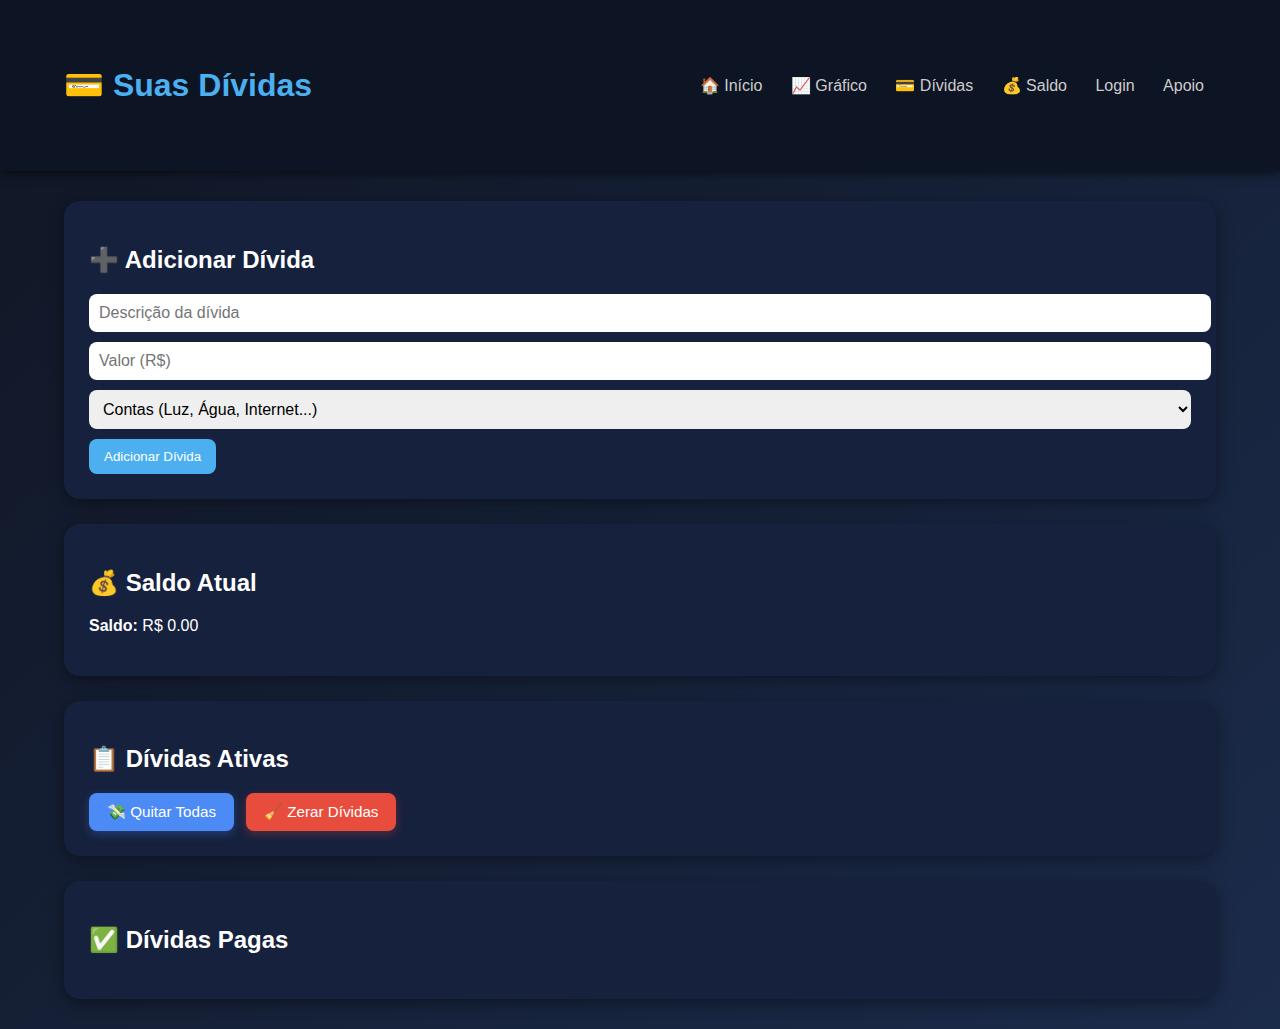
<file: controle_financeiro-main/dividas.html>
<!DOCTYPE html>
<html lang="pt-BR">
<head>
    <meta charset="UTF-8">
    <meta name="viewport" content="width=device-width, initial-scale=1.0">
    <title>Dívidas — Controle Financeiro</title>
    <link rel="stylesheet" href="dividas.css">
</head>
<body>
    <header class="navbar">
        <div class="container nav-content">
            <h1 class="logo">💳 Suas Dívidas</h1>
            <nav>
        <a href="index.html">🏠 Início</a>
        <a href="grafico.html">📈 Gráfico</a>
        <a href="dividas.html">💳 Dívidas</a>
        <a href="saldo.html" class="ativo">💰 Saldo</a>
        <a href="login.html">Login</a>
        <a href="apoio.html">Apoio</a>
            </nav>
        </div>
    </header>

    <main class="container main-content">
        <section class="card fade-in">
            <h2>➕ Adicionar Dívida</h2>
            <form id="formDivida">
                <input type="text" id="descricao" placeholder="Descrição da dívida" required>
                <input type="number" id="valor" placeholder="Valor (R$)" step="0.01" required>
                <select id="categoria">
                    <option value="contas">Contas (Luz, Água, Internet...)</option>
                    <option value="alimentacao">Alimentação</option>
                    <option value="saude">Saúde</option>
                    <option value="outros">Outros</option>
                </select>
                <button type="submit" class="primary">Adicionar Dívida</button>
            </form>
        </section>

        <section class="card fade-in destaque">
            <h2>💰 Saldo Atual</h2>
            <p><strong>Saldo:</strong> <span id="saldo">R$ 0,00</span></p>
        </section>

        <section class="card fade-in">
            <h2>📋 Dívidas Ativas</h2>
            <ul id="listaDividas"></ul>

            <div class="actions">
                <button id="quitarTodasBtn" class="btn-secondary">💸 Quitar Todas</button>
                <button id="zerarDividasBtn" class="btn-danger">🧹 Zerar Dívidas</button>
            </div>
        </section>

        <section class="card fade-in">
            <h2>✅ Dívidas Pagas</h2>
            <ul id="dividasPagas"></ul>
        </section>
    </main>

    <script>
        // 1. Definições e Inicialização
        const $ = id => document.getElementById(id); // Função auxiliar para selecionar elementos
        const form = $("formDivida"), lista = $("listaDividas"), pagasLista = $("dividasPagas"), saldoEl = $("saldo");
        
        // Carrega dados do LocalStorage
        let resumo = JSON.parse(localStorage.getItem("resumoFinanceiro")) || { saldo: 0, entradas: 0, saidas: 0 };
        let dividas = JSON.parse(localStorage.getItem("dividas")) || [];
        let dividasPagas = JSON.parse(localStorage.getItem("dividasPagas")) || [];

        // Função compacta para salvar todos os dados no LocalStorage
        const salvar = () => {
            localStorage.setItem("dividas", JSON.stringify(dividas));
            localStorage.setItem("dividasPagas", JSON.stringify(dividasPagas));
            localStorage.setItem("resumoFinanceiro", JSON.stringify(resumo));
        };

        // Função principal de renderização (mais compacta)
        const renderizar = () => {
            saldoEl.textContent = `R$ ${resumo.saldo.toFixed(2)}`;
            
            // Renderiza Dívidas Ativas (map + join para otimização)
            lista.innerHTML = dividas.map((d, i) => {
                const cat = d.categoria || 'outros';
                return `
                    <li class="divida ${cat}">
                        <div>
                            <strong>${d.descricao || "Sem descrição"}</strong><br>
                            <small>${cat.charAt(0).toUpperCase() + cat.slice(1)}</small>
                        </div>
                        <div>
                            <span>R$ ${(d.valor || 0).toFixed(2)}</span>
                            <button data-index="${i}" class="pagar-btn">Pagar</button>
                        </div>
                    </li>
                `;
            }).join('');

            // Renderiza Dívidas Pagas (map + join para otimização)
            pagasLista.innerHTML = dividasPagas.map(d => {
                const cat = d.categoria || 'outros';
                return `
                    <li class="paga">
                        <strong>${d.descricao || "Sem descrição"}</strong> 
                        - ${cat} 
                        <span>💸 R$ ${(d.valor || 0).toFixed(2)}</span>
                    </li>
                `;
            }).join('');
        };

        // Chama renderizar ao carregar
        renderizar();

        // 2. Event Listener: Adicionar Dívida
        form.addEventListener("submit", e => {
            e.preventDefault();
            const descricao = $("descricao").value.trim();
            const valor = parseFloat($("valor").value);
            const categoria = $("categoria").value;

            if (!descricao || isNaN(valor)) return alert("Preencha todos os campos!");

            dividas.push({ descricao, valor, categoria });
            salvar();
            renderizar();
            form.reset();
        });

        // 3. Event Listener: Pagar Dívida Individual (com verificação)
        lista.addEventListener("click", e => {
            if (e.target.classList.contains("pagar-btn")) {
                const index = e.target.dataset.index;
                const divida = dividas[index];

                if (resumo.saldo < divida.valor) return alert("Saldo insuficiente!");

                // Atualiza resumo
                resumo.saldo -= divida.valor;
                resumo.saidas += divida.valor;

                // Move e remove
                dividasPagas.push(divida);
                dividas.splice(index, 1);

                salvar();
                renderizar();
            }
        });

        // 4. Event Listener: Quitar Todas as Dívidas
        $("quitarTodasBtn").addEventListener("click", () => {
            if (dividas.length === 0) return alert("Nenhuma dívida ativa para quitar.");

            const totalDividas = dividas.reduce((acc, d) => acc + d.valor, 0);

            if (resumo.saldo < totalDividas) return alert("Saldo insuficiente para quitar todas as dívidas!");

            // Atualiza resumo e move todos de uma vez
            resumo.saldo -= totalDividas;
            resumo.saidas += totalDividas;
            dividasPagas.push(...dividas);
            dividas = [];

            salvar();
            renderizar();
            alert("✅ Todas as dívidas foram quitadas!");
        });

        // 5. Event Listener: Zerar/Limpar Todas as Dívidas
        $("zerarDividasBtn").addEventListener("click", () => {
            if (dividas.length === 0 && dividasPagas.length === 0) return alert("Nenhuma dívida para zerar.");

            if (!confirm("⚠️ Tem certeza que deseja apagar todas as dívidas? Esta ação não pode ser desfeita.")) return;

            // Zera ambos os arrays
            dividas = [];
            dividasPagas = [];
            
            salvar();
            renderizar();
            alert("🧹 Todas as dívidas foram zeradas!");
        });
    </script>
</body>
</html>
</file>
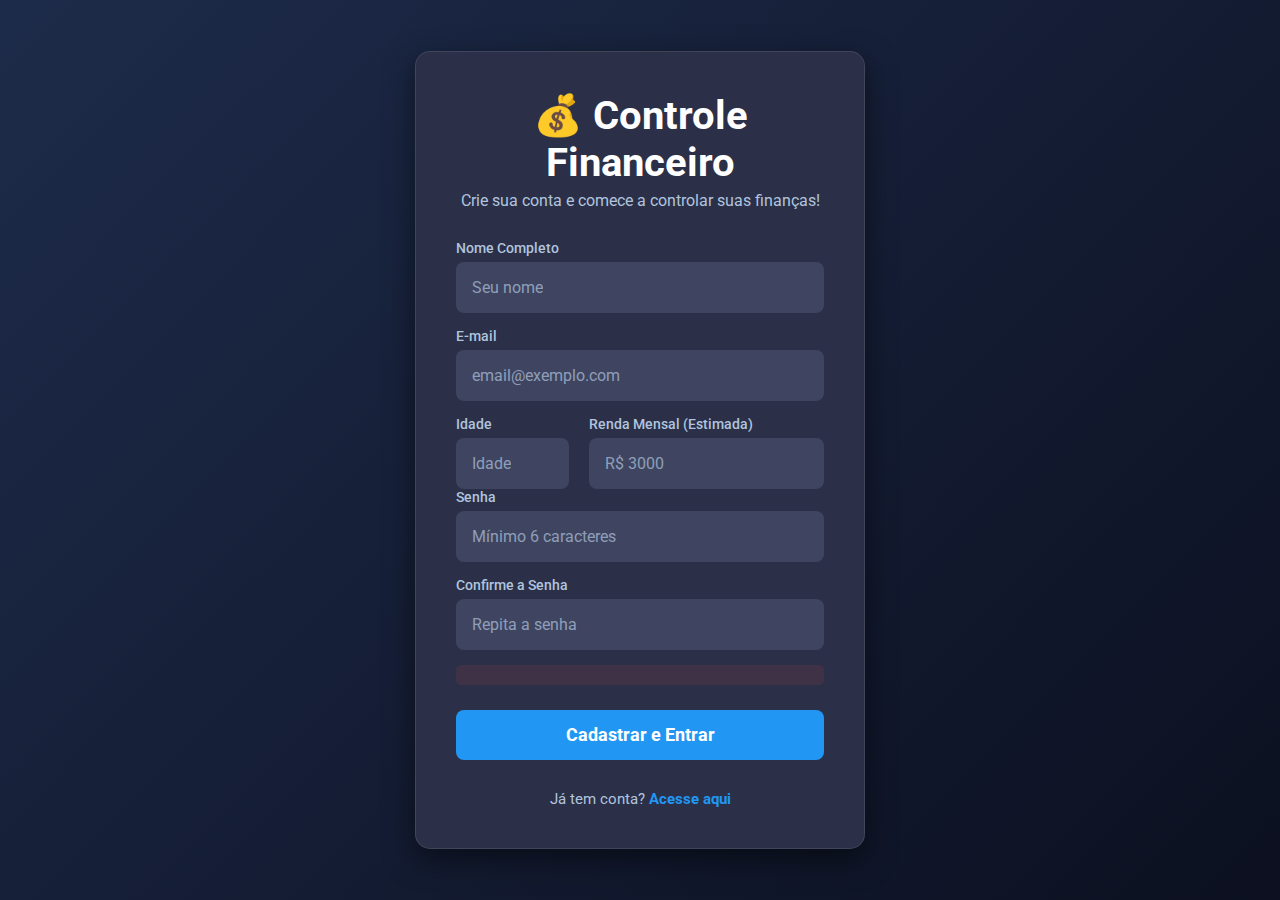
<file: controle_financeiro-main/login.html>
<!DOCTYPE html>
<html lang="pt-BR">
<head>
  <meta charset="UTF-8" />
  <meta name="viewport" content="width=device-width, initial-scale=1.0" />
  <title>Cadastro — Controle Financeiro</title>
  
  <link rel="stylesheet" href="login.css" />
</head>
<body class="login-body">
  <div class="login-container">
    
    <h1 class="logo-title">💰 Controle Financeiro</h1>
    <p class="subtitle">Crie sua conta e comece a controlar suas finanças!</p>

    <form id="registerForm" class="login-form">
      
      <label for="name">Nome Completo</label>
      <input type="text" id="name" placeholder="Seu nome" required />

      <label for="email">E-mail</label>
      <input type="email" id="email" placeholder="email@exemplo.com" required />
      
      <div class="input-group-half">
          <div>
              <label for="age">Idade</label>
              <input type="number" id="age" min="18" max="120" placeholder="Idade" required />
          </div>
          <div>
              <label for="renda">Renda Mensal (Estimada)</label>
              <input type="number" id="renda" min="0" step="100" placeholder="R$ 3000" required />
          </div>
      </div>

      <label for="password">Senha</label>
      <input type="password" id="password" placeholder="Mínimo 6 caracteres" required />
      
      <label for="confirmPassword">Confirme a Senha</label>
      <input type="password" id="confirmPassword" placeholder="Repita a senha" required />

      <p class="error-message" id="errorMessage"></p>
      
      <button type="submit" class="primary">Cadastrar e Entrar</button>
    </form>

    <p class="register-text">
      Já tem conta? <a href="login.html">Acesse aqui</a>
    </p>
  </div>

  <script>
    document.getElementById("registerForm").addEventListener("submit", function(e) {
      e.preventDefault();
      
      const name = document.getElementById("name").value.trim();
      const email = document.getElementById("email").value.trim();
      const age = parseInt(document.getElementById("age").value);
      const renda = parseFloat(document.getElementById("renda").value);
      const password = document.getElementById("password").value.trim();
      const confirmPassword = document.getElementById("confirmPassword").value.trim();
      const errorEl = document.getElementById("errorMessage");

      errorEl.textContent = ""; // Limpa mensagens de erro antigas

      // 1. Validação básica de campos
      if (!name || !email || !age || !renda || !password || !confirmPassword) {
        errorEl.textContent = "⚠️ Preencha todos os campos obrigatórios!";
        return;
      }
      
      // 2. Validação da idade
      if (age < 18) {
          errorEl.textContent = "⚠️ Você deve ser maior de 18 anos para se cadastrar.";
          return;
      }

      // 3. Validação de senha
      if (password.length < 6) {
        errorEl.textContent = "⚠️ A senha deve ter no mínimo 6 caracteres.";
        return;
      }

      // 4. Validação de confirmação de senha
      if (password !== confirmPassword) {
        errorEl.textContent = "⚠️ As senhas não coincidem!";
        return;
      }
      
      // Se TUDO estiver OK:
      
      // Simulação de armazenamento do usuário no localStorage
      const userData = {
        name: name,
        email: email,
        age: age,
        renda: renda,
        // Em um projeto real, NUNCA salvaríamos a senha assim, mas para a simulação, é aceitável.
        password: password 
      };

      // Salva os dados do novo usuário e marca como logado
      localStorage.setItem("currentUser", JSON.stringify(userData));
      
      // Redireciona para a página principal (index.html)
      alert(`🎉 Cadastro realizado com sucesso, ${name}! Redirecionando...`);
      window.location.href = "index.html";
    });
  </script>
</body>
</html>
</file>
<file: controle_financeiro-main/dividas.css>
/* Estilos Gerais (Mantidos) */
body {
    margin: 0;
    font-family: "Poppins", sans-serif;
    background: linear-gradient(135deg, #101624, #1b2b4a);
    color: #fff;
}

.navbar {
    background: #0d1424;
    padding: 15px 0;
    box-shadow: 0 2px 10px rgba(0,0,0,0.6);
}

.nav-content {
    display: flex;
    justify-content: space-between;
    align-items: center;
    width: 90%;
    margin: auto;
}

.logo {
    font-weight: 700;
    color: #4cafef;
}

nav a {
    color: #ccc;
    text-decoration: none;
    margin: 0 12px;
    transition: color 0.3s;
}

nav a:hover, nav a.active {
    color: #4cafef;
}

.container {
    width: 90%;
    margin: 30px auto;
}

.card {
    background: #16213e;
    padding: 25px;
    border-radius: 16px;
    box-shadow: 0 4px 16px rgba(0,0,0,0.4);
    margin-bottom: 25px;
}

/* ... Outras regras de card-mini mantidas ... */

input, select {
    width: 100%;
    padding: 10px;
    border-radius: 8px;
    border: none;
    margin-bottom: 10px;
    font-size: 1em;
}

button {
    background: #4cafef;
    color: #fff;
    border: none;
    padding: 10px 15px;
    border-radius: 8px;
    cursor: pointer;
    transition: background 0.3s;
}

button:hover {
    background: #1e90ff;
}

ul { list-style: none; padding: 0; }

/* Estilo BÁSICO para todos os itens da lista */
ul li {
    background: #1e2a47;
    margin: 10px 0;
    padding: 12px;
    border-radius: 10px;
    /* Essenciais para alinhar o conteúdo e o botão */
    display: flex;
    justify-content: space-between;
    align-items: center;
}

/*  Estilizando o item de dívida ativa */
.divida {
    /* Mantém o alinhamento flexível */
    display: flex;
    justify-content: space-between;
    align-items: center;
}

/* Estilizando o grupo de valor e botão */
.divida > div:last-child {
    display: flex;
    align-items: center;
    gap: 15px; /* Espaço entre o valor (span) e o botão */
}

/* Estilo Específico do Botão Pagar para ser visível */
.pagar-btn {
    background-color: #e74c3c; /* Cor de destaque (Vermelho) */
    color: white;
    border: none;
    padding: 8px 12px;
    border-radius: 5px;
    cursor: pointer;
    font-size: 0.9em;
}

.pagar-btn:hover {
    background-color: #c0392b;
}

/*  Botões de Ação - Dividas */

.actions {
    margin-top: 15px;
    display: flex;
    gap: 12px;
    flex-wrap: wrap;
    justify-content: flex-start;
}

/* Botão de Quitar Todas */
.btn-secondary {
    background: #4c8bf5;
    color: #fff;
    border: none;
    padding: 10px 18px;
    border-radius: 8px;
    font-size: 0.95em;
    cursor: pointer;
    transition: all 0.3s ease;
    box-shadow: 0 3px 10px rgba(76, 139, 245, 0.3);
}

.btn-secondary:hover {
    background: #3975db;
    box-shadow: 0 3px 15px rgba(76, 139, 245, 0.5);
    transform: translateY(-2px);
}

/* Botão de Zerar Dívidas */
.btn-danger {
    background: #e74c3c;
    color: #fff;
    border: none;
    padding: 10px 18px;
    border-radius: 8px;
    font-size: 0.95em;
    cursor: pointer;
    transition: all 0.3s ease;
    box-shadow: 0 3px 10px rgba(231, 76, 60, 0.3);
}

.btn-danger:hover {
    background: #c0392b;
    box-shadow: 0 3px 15px rgba(231, 76, 60, 0.5);
    transform: translateY(-2px);
}

/* Responsividade dos botões */
@media (max-width: 600px) {
    .actions {
        flex-direction: column;
        align-items: stretch;
    }

    .btn-secondary, .btn-danger {
        width: 100%;
        text-align: center;
    }
}

/* Estilos de Categoria (Mantidos) */
.divida.contas { border-left: 5px solid #03a9f4; }
.divida.alimentacao { border-left: 5px solid #ff9800; }
.divida.saude { border-left: 5px solid #f44336; }
.divida.outros { border-left: 5px solid #9c27b0; }

.paga { opacity: 0.7; text-decoration: line-through; }

/* ... Estilos de rodapé e animação mantidos ... */
.fade-in {
    animation: fadeIn 0.6s ease-in-out;
}

@keyframes fadeIn {
    from { opacity: 0; transform: translateY(20px); }
    to { opacity: 1; transform: translateY(0); }
}
</file>
<file: controle_financeiro-main/login.css>
/* --- Importação de Fontes --- */
@import url('https://fonts.googleapis.com/css2?family=Roboto:wght@400;700&display=swap');

/* --- Variáveis de Cor (Consistente com os gráficos) --- */
:root {
    --bg-gradient-start: #1d2b4a;      /* Azul escuro */
    --bg-gradient-end: #0c1020;        /* Azul muito escuro */
    --card-bg: #2b3048;                /* Fundo dos cards/formulários */
    --input-bg: #3f4460;               /* Fundo dos campos de input */
    --text-primary: #e0e0e0;           /* Cor principal do texto */
    --text-secondary: #b0c4de;         /* Cor secundária/placeholders */
    --primary-blue: #2196f3;           /* Azul principal (Botão) */
    --primary-red: #f44336;            /* Vermelho para erros */
    --border-color: rgba(255, 255, 255, 0.1); /* Borda suave */
}

/* --- Estilos Globais e Reset --- */
* {
    margin: 0;
    padding: 0;
    box-sizing: border-box;
    font-family: 'Roboto', sans-serif;
}

/* Corpo da página de login/cadastro */
.login-body {
    /* Mesmo degradê da página de relatórios */
    background: linear-gradient(135deg, var(--bg-gradient-start), var(--bg-gradient-end));
    height: 100vh;
    display: flex;
    justify-content: center;
    align-items: center;
    color: var(--text-primary);
}

/* --- Contêiner Principal do Formulário --- */
.login-container {
    background: var(--card-bg);
    padding: 40px;
    border-radius: 15px;
    box-shadow: 0 10px 30px rgba(0, 0, 0, 0.5); /* Sombra mais forte */
    width: 100%;
    max-width: 450px; /* Largura máxima para centralizar */
    border: 1px solid var(--border-color);
}

.logo-title {
    font-size: 2.5rem;
    font-weight: 700;
    text-align: center;
    color: #fff;
    margin-bottom: 5px;
}

.subtitle {
    text-align: center;
    color: var(--text-secondary);
    margin-bottom: 30px;
    font-size: 1rem;
}

/* --- Formulário e Inputs --- */
.login-form {
    display: flex;
    flex-direction: column;
    gap: 15px; /* Espaço entre os elementos */
}

.login-form label {
    font-size: 0.9rem;
    font-weight: 500;
    color: var(--text-secondary);
    /* Mantido: move o label para mais perto do input, funciona bem no layout column */
    margin-bottom: -10px; 
}

.login-form input {
    background: var(--input-bg);
    border: 1px solid transparent;
    border-radius: 8px;
    padding: 15px;
    color: var(--text-primary);
    font-size: 1rem;
    transition: border-color 0.3s, box-shadow 0.3s;
}

/* Efeito ao focar no input */
.login-form input:focus {
    border-color: var(--primary-blue);
    outline: none;
    box-shadow: 0 0 0 2px rgba(33, 150, 243, 0.3);
}

.login-form input::placeholder {
    color: var(--text-secondary);
    opacity: 0.7;
}

/* Inputs em grupo (lado a lado) */
.input-group-half {
    display: flex;
    gap: 20px;
    /* Ajusta o gap vertical para o modo mobile */
    margin-bottom: -15px; 
}

.input-group-half > div {
    flex: 1; /* Ocupa metade do espaço */
    /* Garante que o conteúdo interno também seja flexível na vertical */
    display: flex; 
    flex-direction: column;
    gap: 15px; /* Adiciona espaçamento interno para separar label e input */
}

/* --- Botão Principal --- */
.login-form button.primary {
    background: var(--primary-blue);
    color: #fff;
    border: none;
    border-radius: 8px;
    padding: 15px;
    font-size: 1.1rem;
    font-weight: 700;
    cursor: pointer;
    margin-top: 10px;
    transition: background 0.3s ease, transform 0.1s;
}

.login-form button.primary:hover {
    background: #0d84e4; /* Azul um pouco mais escuro */
}

.login-form button.primary:active {
    transform: scale(0.99);
}

/* --- Mensagem de Erro --- */
.error-message {
    color: var(--primary-red);
    background: rgba(244, 67, 54, 0.1);
    padding: 10px;
    border-radius: 5px;
    text-align: center;
    font-size: 0.9rem;
    font-weight: 500;
    display: block;
}

/* --- Link de Cadastro/Login --- */
.register-text {
    text-align: center;
    margin-top: 30px;
    font-size: 0.95rem;
    color: var(--text-secondary);
}

.register-text a {
    color: var(--primary-blue);
    text-decoration: none;
    font-weight: 700;
    transition: color 0.3s;
}

.register-text a:hover {
    color: #fff;
}

/* --- CORREÇÃO DE RESPONSIVIDADE --- 
    Ajustamos o `.input-group-half > div` para ter um gap interno.
*/
@media (max-width: 500px) {
    .login-container {
        margin: 20px;
        padding: 30px 20px;
    }

    .input-group-half {
        flex-direction: column; /* Em celulares, ficam empilhados */
        gap: 15px; /* Adiciona espaço entre os blocos (Idade e Renda) */
        margin-bottom: 0;
    }
    
    /* ZERA o gap interno, pois o gap externo é suficiente */
    .input-group-half > div {
        gap: 5px; /* Reduz o gap entre o label e o input no mobile */
    }

    .logo-title {
        font-size: 2rem;
    }
}
</file>
